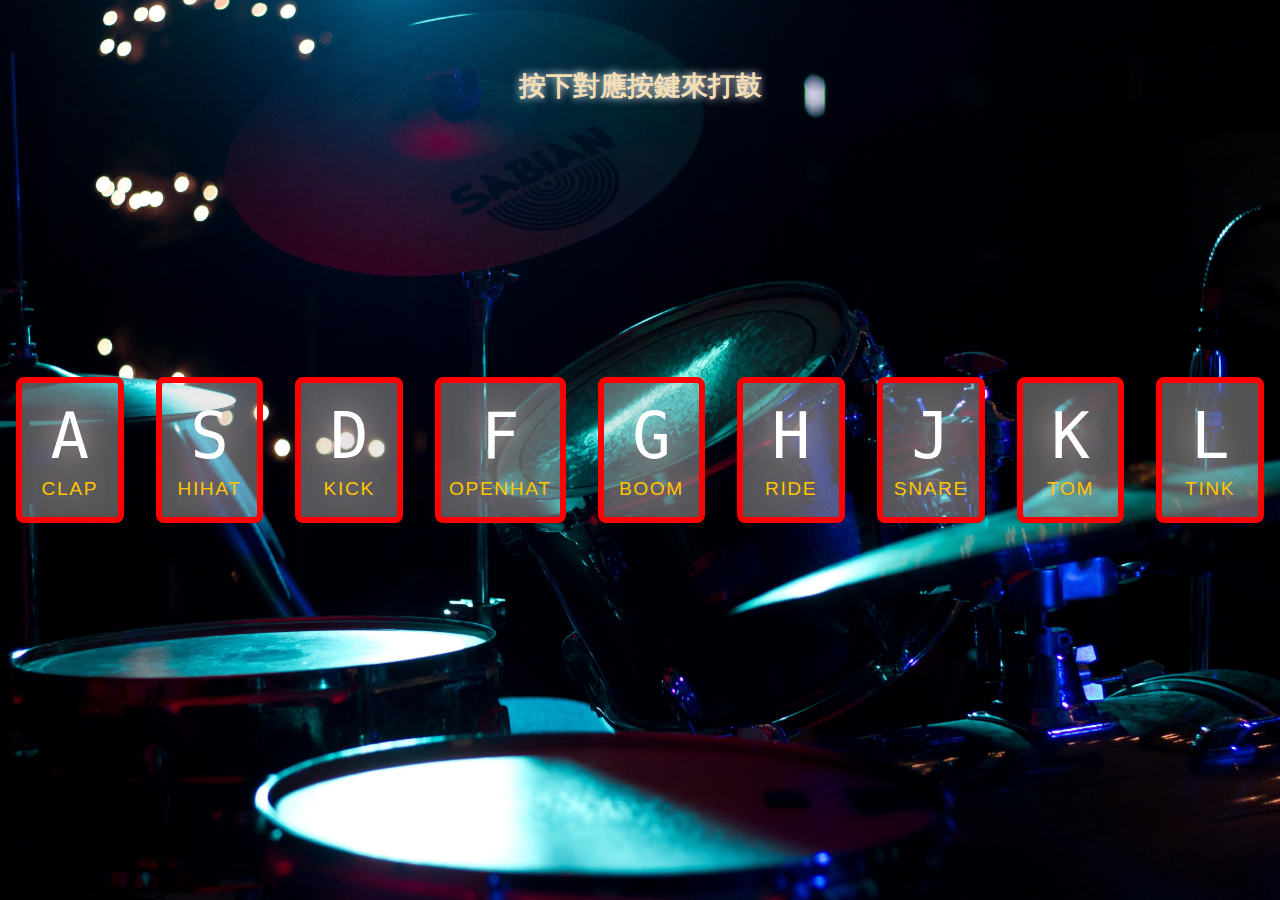
<file: index.html>
<!DOCTYPE html>
<html lang="zh-Hang-TW">
<head>
    <meta charset="UTF-8">
    <meta http-equiv="X-UA-Compatible" content="IE=edge">
    <meta name="viewport" content="width=device-width, initial-scale=1.0">
    <title>DrumKit</title>
    <link rel="stylesheet" href="css/drum.css">
    <script src="js/drum.js" defer></script>
</head>
<body>
    <h1>按下對應按鍵來打鼓</h1>
    <div class="keys">
        <!-- kbd為鍵盤輸入元素的HTML標籤，行內元素 -->
        <div data-key="65" class="key">
          <kbd>A</kbd>
          <span class="sound">clap</span>
        </div>
        <!-- 每組按鍵DIV包含觸發的data-key"值"跟通用格式key -->
        <div data-key="83" class="key">
          <kbd>S</kbd>
          <span class="sound">hihat</span>
        </div>
        <div data-key="68" class="key">
          <kbd>D</kbd>
          <span class="sound">kick</span>
        </div>
        <div data-key="70" class="key">
          <kbd>F</kbd>
          <span class="sound">openhat</span>
        </div>
        <div data-key="71" class="key">
          <kbd>G</kbd>
          <span class="sound">boom</span>
        </div>
        <div data-key="72" class="key">
          <kbd>H</kbd>
          <span class="sound">ride</span>
        </div>
        <div data-key="74" class="key">
          <kbd>J</kbd>
          <span class="sound">snare</span>
        </div>
        <div data-key="75" class="key">
          <kbd>K</kbd>
          <span class="sound">tom</span>
        </div>
        <div data-key="76" class="key">
          <kbd>L</kbd>
          <span class="sound">tink</span>
        </div>
      </div>
      <!-- 總共9個按鍵 -->
      <!-- 以下是要導入的音效檔，加上data-key="??"為每個音效檔命名對應KeyCode供JS使用 -->
    <audio src="sound_effect/boom.wav" data-key="71"></audio>
    <audio src="sound_effect/clap.wav" data-key="65"></audio>
    <audio src="sound_effect/hihat.wav" data-key="83"></audio>
    <audio src="sound_effect/kick.wav" data-key="68"></audio>
    <audio src="sound_effect/openhat.wav" data-key="70"></audio>
    <audio src="sound_effect/ride.wav" data-key="72"></audio>
    <audio src="sound_effect/snare.wav" data-key="74"></audio>
    <audio src="sound_effect/tink.wav" data-key="76"></audio>
    <audio src="sound_effect/tom.wav" data-key="75"></audio>
    
</body>
</html>
</file>
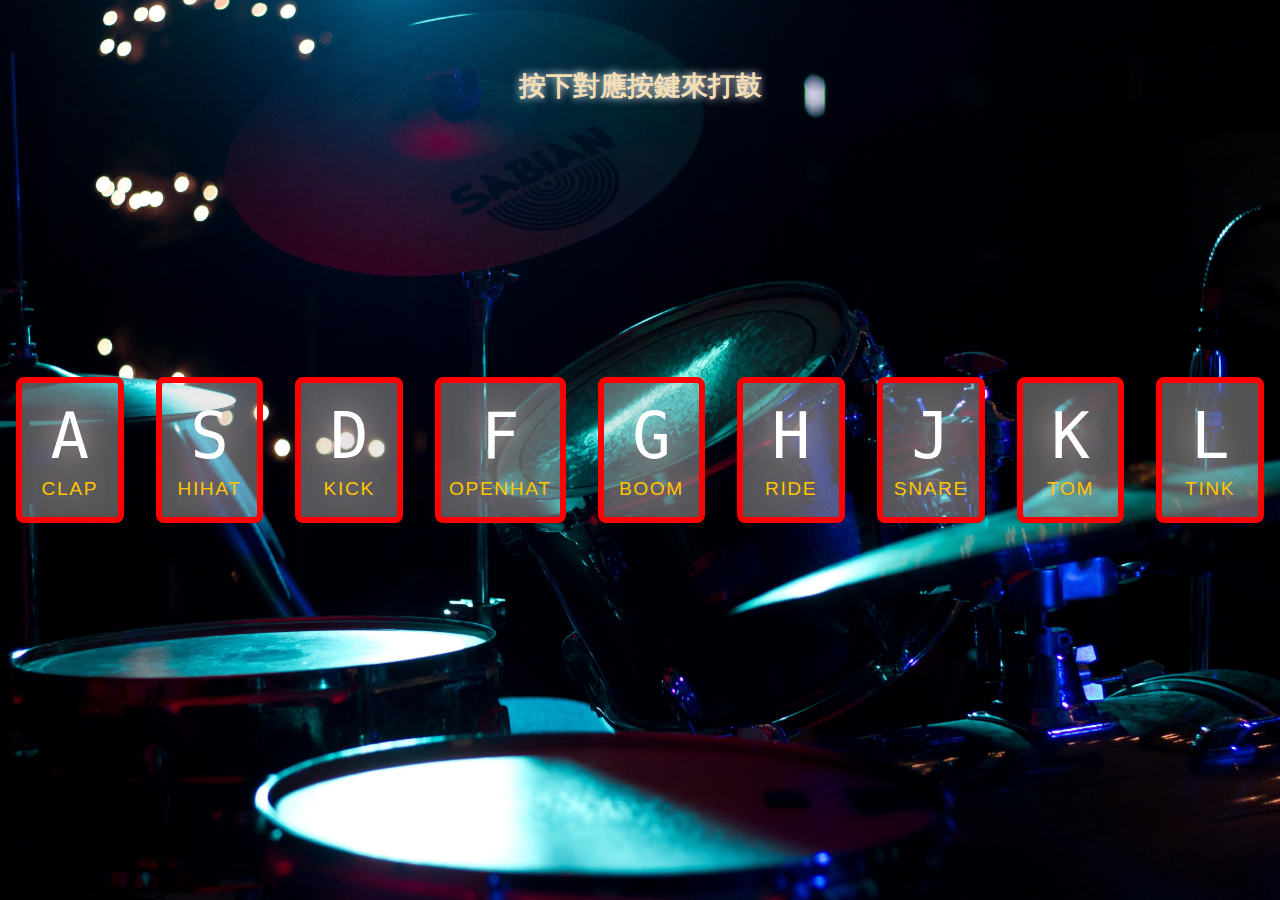
<file: 01_drum_kit/index.html>
<!DOCTYPE html>
<html lang="zh-Hang-TW">
<head>
    <meta charset="UTF-8">
    <meta http-equiv="X-UA-Compatible" content="IE=edge">
    <meta name="viewport" content="width=device-width, initial-scale=1.0">
    <title>DrumKit</title>
    <link rel="stylesheet" href="css/drum.css">
    <script src="js/drum.js"></script>
</head>
<body>
    <h1>按下對應按鍵來打鼓</h1>
    <div class="keys">
        <!-- kbd為鍵盤輸入元素的HTML標籤，行內元素 -->
        <div data-key="65" class="key">
          <kbd>A</kbd>
          <span class="sound">clap</span>
        </div>
        <!-- 每組按鍵DIV包含觸發的data-key"值"跟通用格式key -->
        <div data-key="83" class="key">
          <kbd>S</kbd>
          <span class="sound">hihat</span>
        </div>
        <div data-key="68" class="key">
          <kbd>D</kbd>
          <span class="sound">kick</span>
        </div>
        <div data-key="70" class="key">
          <kbd>F</kbd>
          <span class="sound">openhat</span>
        </div>
        <div data-key="71" class="key">
          <kbd>G</kbd>
          <span class="sound">boom</span>
        </div>
        <div data-key="72" class="key">
          <kbd>H</kbd>
          <span class="sound">ride</span>
        </div>
        <div data-key="74" class="key">
          <kbd>J</kbd>
          <span class="sound">snare</span>
        </div>
        <div data-key="75" class="key">
          <kbd>K</kbd>
          <span class="sound">tom</span>
        </div>
        <div data-key="76" class="key">
          <kbd>L</kbd>
          <span class="sound">tink</span>
        </div>
      </div>
      <!-- 總共9個按鍵 -->
      <!-- 以下是要導入的音效檔，加上data-key="??"為每個音效檔命名對應KeyCode供JS使用 -->
    <audio src="sound_effect/boom.wav" data-key="71"></audio>
    <audio src="sound_effect/clap.wav" data-key="65"></audio>
    <audio src="sound_effect/hihat.wav" data-key="83"></audio>
    <audio src="sound_effect/kick.wav" data-key="68"></audio>
    <audio src="sound_effect/openhat.wav" data-key="70"></audio>
    <audio src="sound_effect/ride.wav" data-key="72"></audio>
    <audio src="sound_effect/snare.wav" data-key="74"></audio>
    <audio src="sound_effect/tink.wav" data-key="76"></audio>
    <audio src="sound_effect/tom.wav" data-key="75"></audio>
    
</body>
</html>
</file>
<file: css/drum.css>
body{
    background: url(../img/DrumWallPaper.jpg) center center;
    background-size: cover;
    font-size: 10px;
    font-family: sans-serif;
    margin: 0;
    padding: 0;
    /* 全版面背景圖 */
}
h1{
  text-align: center;
  position: absolute;
  top:50px;
  left: 0;
  right: 0;
  font-size: 1.7rem;
  color: wheat;
  text-shadow: 0 0 .5rem aliceblue;
}
.keys {/*所有按鍵的父元素*/
    display: flex;
    flex: 1; /*當空間不夠會自動壓縮元素到內容物的大小*/
    min-height: 100vh;/*最小高度視窗高*/
    align-items: center;
    justify-content: center;
    /* 元素置中 */
  }
  
  .key {/*個別按鍵設定*/
    border: .4rem solid rgb(255, 0, 0);
    border-radius: .5rem;
    margin: 1rem;/*按鍵之間的間距，不使用會黏一起*/
    font-size: 1.5rem;
    padding: 1rem .5rem;
    transition: all .1s ease;
    width: 10rem;
    text-align: center;
    color: rgb(255, 255, 255);
    background: rgba(207, 207, 207, 0.4);/*底色*/
    text-shadow: 0 0 2rem rgb(226, 196, 196);/* 模糊的文字陰影作為外光暈*/
    cursor: help;
  }
  
  .playing {
    transform: scale(1.1);
    border-color: #ffc600;
    box-shadow: 0 0 1rem #e6d494;
  } 
  /* 注意!這是為了給JS添加class用而預先寫好的class，按鍵觸發添加這class後按鈕才會有形態變化  */
  
  kbd {
    display: block;
    font-size: 4rem;
  }
  
  .sound {
    font-size: 1.2rem;
    text-transform: uppercase;
    letter-spacing: .1rem;
    color: #ffc600;
  }
</file>
<file: 01_drum_kit/css/drum.css>
body{
    background: url(../img/DrumWallPaper.jpg) center center;
    background-size: cover;
    font-size: 10px;
    font-family: sans-serif;
    margin: 0;
    padding: 0;
    /* 全版面背景圖 */
}
h1{
  text-align: center;
  position: absolute;
  top:50px;
  left: 0;
  right: 0;
  font-size: 1.7rem;
  color: wheat;
  text-shadow: 0 0 .5rem aliceblue;
}
.keys {/*所有按鍵的父元素*/
    display: flex;
    flex: 1; /*當空間不夠會自動壓縮元素到內容物的大小*/
    min-height: 100vh;/*最小高度視窗高*/
    align-items: center;
    justify-content: center;
    /* 元素置中 */
  }
  
  .key {/*個別按鍵設定*/
    border: .4rem solid rgb(255, 0, 0);
    border-radius: .5rem;
    margin: 1rem;/*按鍵之間的間距，不使用會黏一起*/
    font-size: 1.5rem;
    padding: 1rem .5rem;
    transition: all .1s ease;
    width: 10rem;
    text-align: center;
    color: rgb(255, 255, 255);
    background: rgba(207, 207, 207, 0.4);/*底色*/
    text-shadow: 0 0 2rem rgb(226, 196, 196);/* 模糊的文字陰影作為外光暈*/
    cursor: help;
  }
  .key:hover::after{
    position: absolute;
    width: fit-content;
    top:20vh;
    left: 30vw;
    right:30vw;
    border: 1px dotted white;
    background-color: rgba(240, 248, 255, 0.281);
    content: "我沒寫滑鼠或觸控觸發，只有鍵盤才有效果喔";
  }
  .playing {
    transform: scale(1.1);
    border-color: #ffc600;
    box-shadow: 0 0 1rem #e6d494;
  } 
  /* 注意!這是為了給JS添加class用而預先寫好的class，按鍵觸發添加這class後按鈕才會有形態變化  */
  
  kbd {
    display: block;
    font-size: 4rem;
  }
  
  .sound {
    font-size: 1.2rem;
    text-transform: uppercase;
    letter-spacing: .1rem;
    color: #ffc600;
  }
</file>
